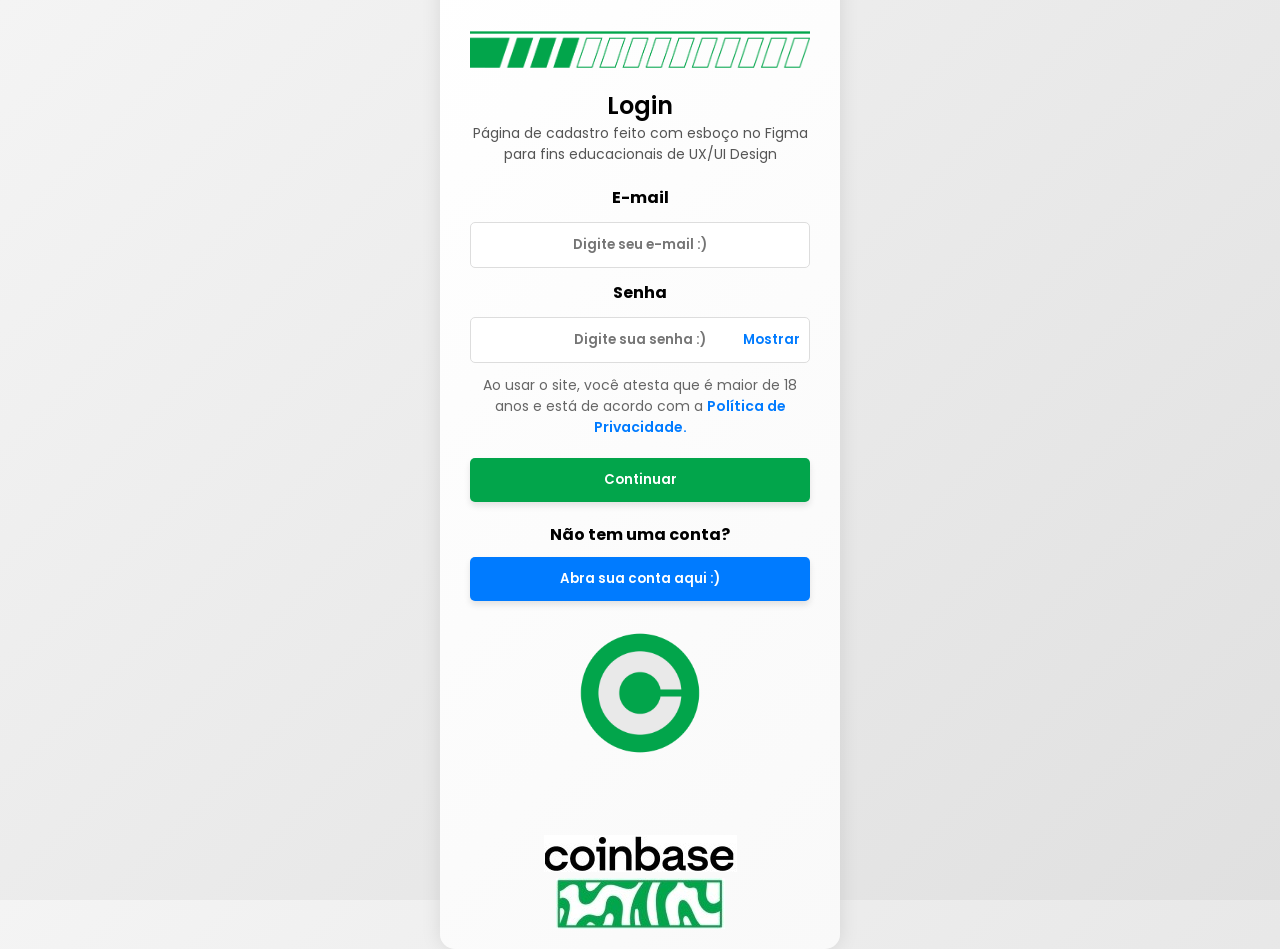
<file: index.html>
<!DOCTYPE html>
<html lang="pt-br">
<head>
    <meta charset="UTF-8">
    <meta name="viewport" content="width=device-width, initial-scale=1.0">
    <title>Login</title>
    <link rel="stylesheet" href="style.css">
</head>
<body>
    <div class="container">
        <img src="imagens/Decor1.png" alt="Imagem do topo" class="topo">

        <div class="login-box">
            <h2>Login</h2>
            <p class="descricao">Página de cadastro feito com esboço no Figma  
                para fins educacionais de UX/UI Design</p>

            <form id="login-form">
                <label for="email"><strong>E-mail</strong></label>
                <input type="email" id="email" placeholder="Digite seu e-mail :)" required>

                <label for="senha"><strong>Senha</strong></label>
                <div class="senha-container">
                    <input type="password" id="senha" placeholder="Digite sua senha :)" required>
                    <button type="button" id="mostrar-senha" class="mostrar-senha">Mostrar</button>
                </div>

                <p class="aviso">
                    Ao usar o site, você atesta que é maior de 18 anos e  
                    está de acordo com a <a href="#">Política de Privacidade.</a>
                </p>

                <button type="submit" class="botao-verde">Continuar</button>
            </form>

            <p class="criar-conta"><strong>Não tem uma conta?</strong></p>
            <button id="criar-conta" class="botao-azul">Abra sua conta aqui :)</button>
        </div>

        <img src="imagens/Logotipo.png" alt="Logotipo" class="logotipo">
        
        <img src="imagens/logo2.jpg" alt="logo2" class="logo2">
        <img src="imagens/final.jpg" alt="final" class="final">
    </div>

    <script>
        document.getElementById('criar-conta').addEventListener('click', function() {
            window.location.href = 'cadastro.html';
        });

        document.getElementById('login-form').addEventListener('submit', function(event) {
            event.preventDefault();

            const email = document.getElementById('email').value;
            const senha = document.getElementById('senha').value;

            const storedEmail = localStorage.getItem('email');
            const storedSenha = localStorage.getItem('senha');

            if (email === storedEmail && senha === storedSenha) {
                window.location.href = 'perfil.html';
            } else {
                alert('Email ou senha incorretos. Tente novamente.');
            }
        });

        document.getElementById('mostrar-senha').addEventListener('click', function() {
            const senhaInput = document.getElementById('senha');
            if (senhaInput.type === 'password') {
                senhaInput.type = 'text';
                this.textContent = 'Ocultar';
            } else {
                senhaInput.type = 'password';
                this.textContent = 'Mostrar';
            }
        });
    </script>
</body>
</html>
</file>
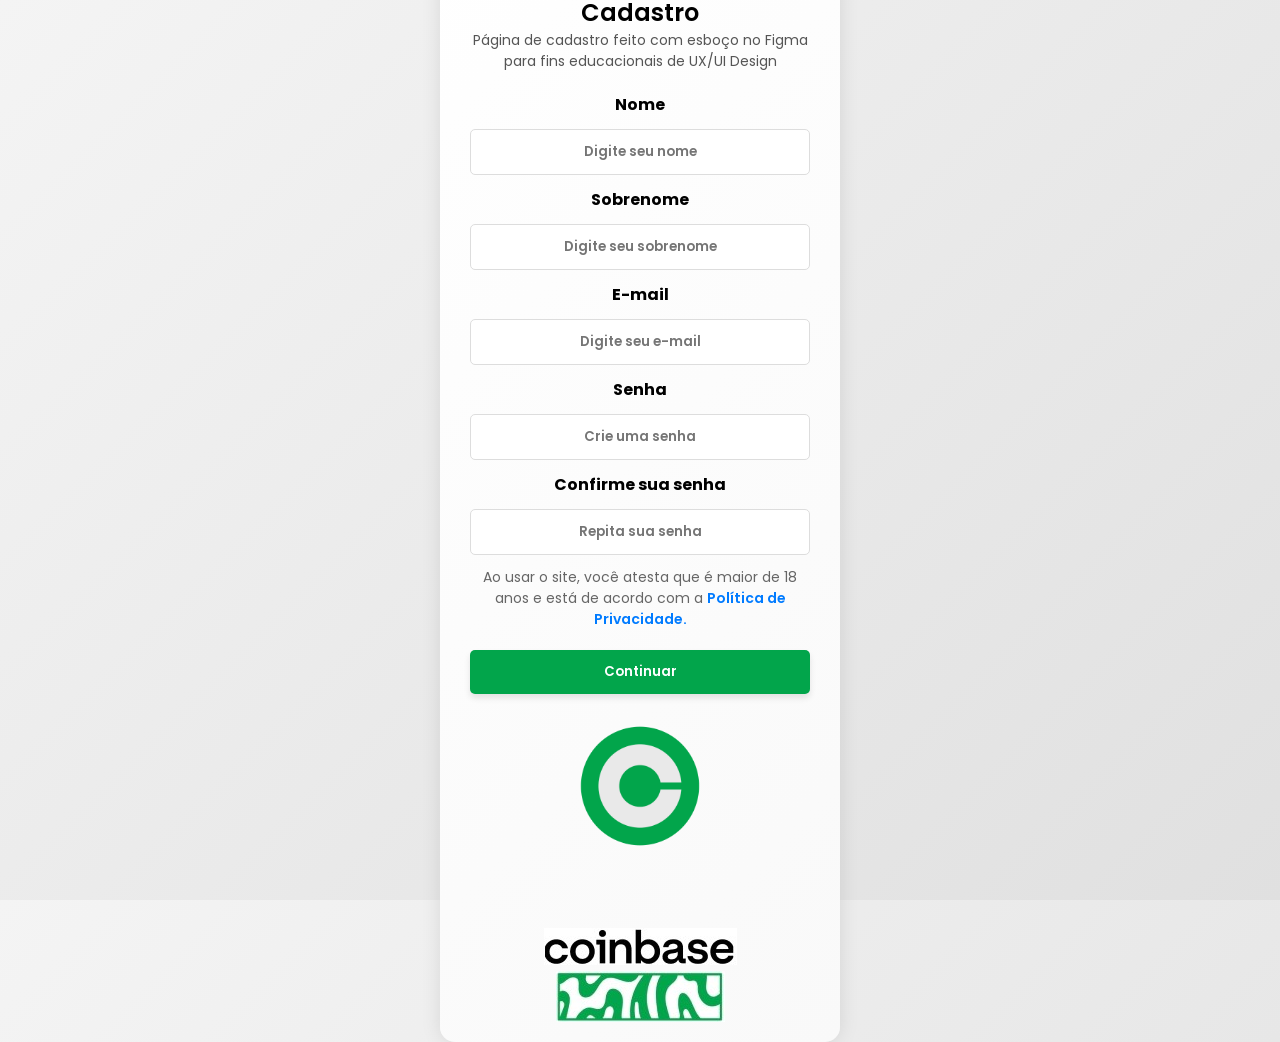
<file: cadastro.html>
<!DOCTYPE html>
<html lang="pt-br">
<head>
    <meta charset="UTF-8">
    <meta name="viewport" content="width=device-width, initial-scale=1.0">
    <title>Cadastro</title>
    <link rel="stylesheet" href="style.css">
</head>
<body>
    <div class="container">
        <img src="imagens/Decor1.png" alt="Imagem do topo" class="topo">

        <div class="login-box">
            <h2>Cadastro</h2>
            <p class="descricao">Página de cadastro feito com esboço no Figma 
                para fins educacionais de UX/UI Design</p>

            <form id="cadastro-form">
                <label for="nome"><strong>Nome</strong></label>
                <input type="text" id="nome" placeholder="Digite seu nome" required>

                <label for="sobrenome"><strong>Sobrenome</strong></label>
                <input type="text" id="sobrenome" placeholder="Digite seu sobrenome" required>
                
                <label for="email"><strong>E-mail</strong></label>
                <input type="email" id="email" placeholder="Digite seu e-mail" required>

                <label for="senha"><strong>Senha</strong></label>
                <input type="password" id="senha" placeholder="Crie uma senha" required>

                <label for="confirmar-senha"><strong>Confirme sua senha</strong></label>
                <input type="password" id="confirmar-senha" placeholder="Repita sua senha" required>

                <p class="aviso">
                    Ao usar o site, você atesta que é maior de 18 anos e  
                    está de acordo com a <a href="#">Política de Privacidade.</a>
                </p>
                
                <button type="submit" class="botao-verde">Continuar</button>
            </form>
        </div>

        <img src="imagens/Logotipo.png" alt="Logotipo" class="logotipo">
        
        <img src="imagens/logo2.jpg" alt="logo2" class="logo2">
        <img src="imagens/final.jpg" alt="final" class="final">
    </div>

    <script>
        document.getElementById('cadastro-form').addEventListener('submit', function(event) {
            event.preventDefault();

            const nome = document.getElementById('nome').value;
            const sobrenome = document.getElementById('sobrenome').value;
            const email = document.getElementById('email').value;
            const senha = document.getElementById('senha').value;
            const confirmarSenha = document.getElementById('confirmar-senha').value;

            if (senha !== confirmarSenha) {
                alert('As senhas não coincidem. Tente novamente.');
                return;
            }

            localStorage.setItem('nome', nome);
            localStorage.setItem('sobrenome', sobrenome);
            localStorage.setItem('email', email);
            localStorage.setItem('senha', senha);

            alert('Cadastro realizado com sucesso!');
            window.location.href = 'index.html';
        });
    </script>
</body>
</html>
</file>
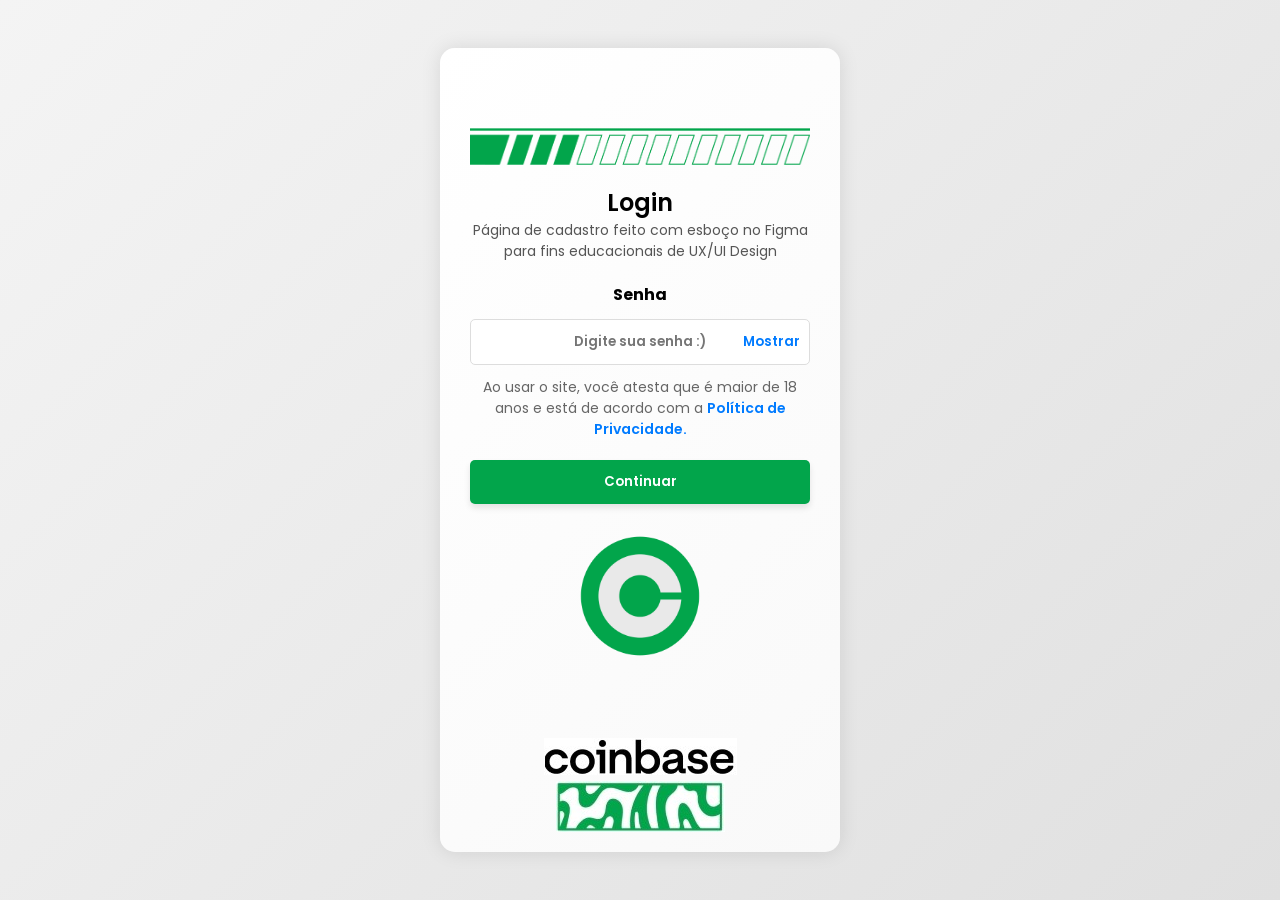
<file: senha.html>
<!DOCTYPE html>
<html lang="pt-br">
<head>
    <meta charset="UTF-8">
    <meta name="viewport" content="width=device-width, initial-scale=1.0">
    <title>Login</title>
    <link rel="stylesheet" href="style.css">
</head>
<body>
    <div class="container">
        <img src="imagens/Decor1.png" alt="Imagem do topo" class="topo">

        <div class="login-box">
            <h2>Login</h2>
            <p class="descricao">Página de cadastro feito com esboço no Figma 
                para fins educacionais de UX/UI Design</p>

            <form id="login-form">
                <label for="senha"><strong>Senha</strong></label>
                <div class="senha-container">
                    <input type="password" id="senha" placeholder="Digite sua senha :)" required>
                    <button type="button" id="mostrar-senha" class="mostrar-senha">Mostrar</button>
                </div>

                <p class="aviso">
                    Ao usar o site, você atesta que é maior de 18 anos e  
                    está de acordo com a <a href="#">Política de Privacidade.</a>
                </p>

                <button type="submit" class="botao-verde">Continuar</button>
            </form>
        </div>

        <img src="imagens/Logotipo.png" alt="Logotipo" class="logotipo">
        
        <img src="imagens/logo2.jpg" alt="logo2" class="logo2">
        <img src="imagens/final.jpg" alt="final" class="final">
    </div>

    <script src="script.js"></script>
</body>
</html>
</file>
<file: style.css>
@import url('https://fonts.googleapis.com/css2?family=Poppins:wght@400;600&display=swap');

* {
    margin: 0;
    padding: 0;
    box-sizing: border-box;
    font-family: 'Poppins', sans-serif;
    text-align: center;
}

body {
    background: linear-gradient(135deg, #f4f4f4, #e0e0e0);
    display: flex;
    justify-content: center;
    align-items: center;
    height: 100vh;
}

.container {
    background: linear-gradient(135deg, #ffffff, #f9f9f9);
    padding: 30px;
    border-radius: 15px;
    box-shadow: 0 0 20px rgba(0, 0, 0, 0.1);
    text-align: center;
    width: 400px;
}

.topo {
    display: block;
    max-width: 100%;
    height: auto;
    margin: -150px auto -200px;
    padding: 0;
    justify-content: end;
}

.login-box h2 {
    color: #000000;
    font-weight: 600;
    font-size: 24px;
    margin-top: 20px;
}

.descricao {
    font-size: 14px;
    color: #555;
    margin-bottom: 20px;
}

input {
    width: 100%;
    padding: 12px;
    margin: 12px 0;
    border: 1px solid #ddd;
    border-radius: 5px;
    font-weight: 600;
    transition: border-color 0.3s;
}

input:focus {
    border-color: #007BFF;
}

.aviso {
    font-size: 14px;
    color: #666;
    margin-bottom: 20px;
}

.aviso a {
    color: #007BFF;
    text-decoration: none;
    font-weight: 600;
}

.botao-verde {
    background: #02A54B;
    color: white;
    padding: 12px;
    border: none;
    border-radius: 5px;
    width: 100%;
    cursor: pointer;
    font-weight: 600;
    box-shadow: 0 4px 6px rgba(0, 0, 0, 0.1);
    transition: background 0.3s, box-shadow 0.3s;
}

.botao-verde:hover {
    background: #028C41;
    box-shadow: 0 6px 8px rgba(0, 0, 0, 0.15);
}

.botao-vermelho {
    background: #FF0000;
    color: white;
    padding: 12px;
    border: none;
    border-radius: 5px;
    width: 100%;
    cursor: pointer;
    font-weight: 600;
    box-shadow: 0 4px 6px rgba(0, 0, 0, 0.1);
    transition: background 0.3s, box-shadow 0.3s;
    margin-top: 10px;
}

.botao-vermelho:hover {
    background: #CC0000;
    box-shadow: 0 6px 8px rgba(0, 0, 0, 0.15);
}

.criar-conta {
    margin-top: 20px;
    font-weight: bold;
}

.botao-azul {
    background: #007BFF;
    color: white;
    padding: 12px;
    border: none;
    border-radius: 5px;
    width: 100%;
    cursor: pointer;
    font-weight: 600;
    margin-top: 10px;
    box-shadow: 0 4px 6px rgba(0, 0, 0, 0.1);
    transition: background 0.3s, box-shadow 0.3s;
}

.botao-azul:hover {
    background: #0056b3;
    box-shadow: 0 6px 8px rgba(0, 0, 0, 0.15);
}

.logotipo {
    max-width: 100%;
    height: auto;
    margin: -4px auto 50px;
    padding: 0;
    display: block;
}

.logo2 {
    max-width: 60%;
    height: auto;
    margin: -4px auto 10px;
    padding: 0;
    display: block;
    object-fit: cover;
}

.final {
    max-width: 60%;
    height: auto;
    margin: -4px auto -10px;
    padding: 0;
    display: block;
    object-fit: cover;
}

.senha-container {
    position: relative;
    display: flex;
    align-items: center;
}

.senha-container input {
    flex: 1;
}

.mostrar-senha {
    position: absolute;
    right: 10px;
    background: none;
    border: none;
    color: #007BFF;
    cursor: pointer;
    font-weight: 600;
    padding: 0;
}

.foto-perfil {
    max-width: 100px;
    margin: 10px auto;
    display: block;
    border-radius: 50%;
}
</file>
